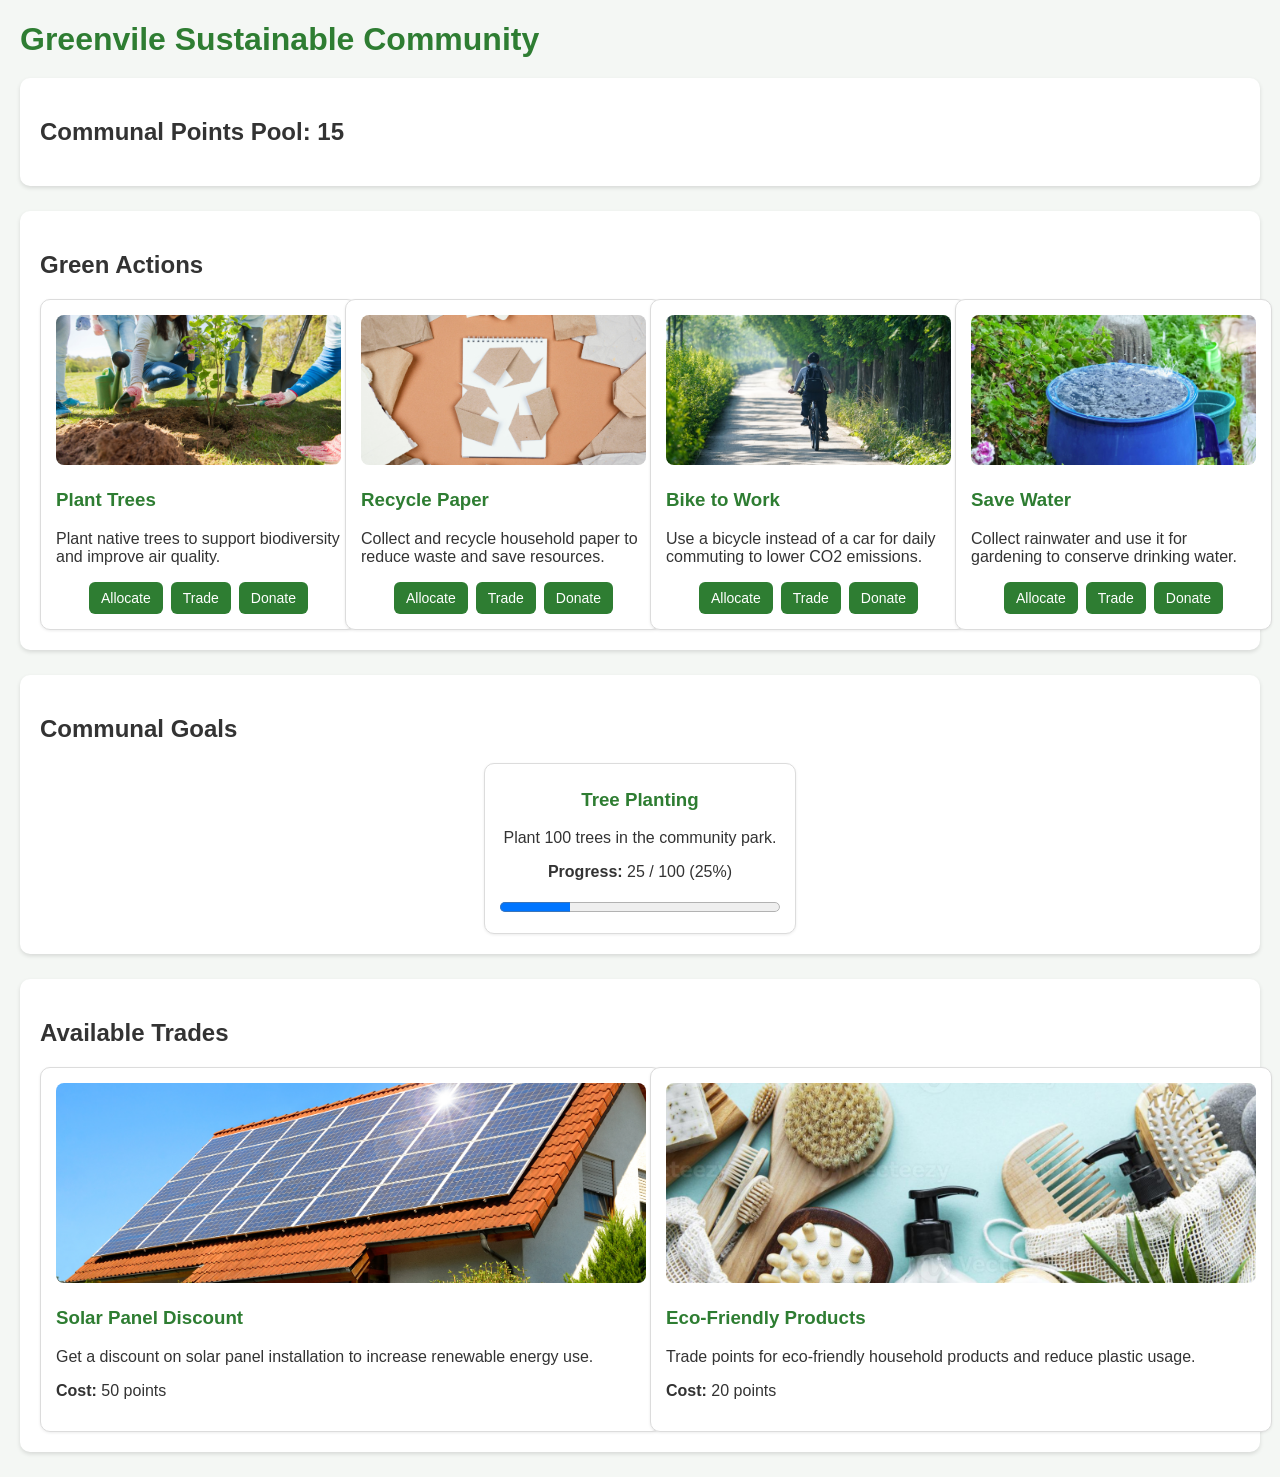
<file: index.html>
<!DOCTYPE html>
<html>
<head>
    <title>Greenvile Community</title>

    <!-- Link to external CSS file -->
    <link rel="stylesheet" href="css/style.css">
</head>

<body>

    <!-- Main page title -->
    <h1>Greenvile Sustainable Community</h1>

    <!-- Communal Points -->
    <div class="section">
        <h2>Communal Points Pool: <span id="communalPool">0</span></h2>
    </div>

    <!-- Green Actions -->
    <div class="section">
        <h2>Green Actions</h2>
        <div id="greenActions"></div> <!-- No container class here -->
    </div>

    <!-- Communal Goals -->
    <div class="section">
        <h2>Communal Goals</h2>
        <div id="communalGoals"></div> <!-- No container class -->
    </div>

    <!-- Trades -->
    <div class="section">
        <h2>Available Trades</h2>
        <div id="trades"></div> <!-- No container class -->
    </div>

    <!-- Scripts -->
    <script src="js/script.js"></script>
</body>
</html>
</file>
<file: css/style.css>
/* -------------------------------------------------------
   GLOBAL STYLES
   (Base styling applied to the whole webpage)
-------------------------------------------------------- */
body {
    font-family: Arial, sans-serif;
    background-color: #f4f7f4;
    margin: 20px;
    color: #333;
}

/* Main page title */
h1 {
    color: #2e7d32; /* Green color for titles */
    font-size: 32px;
    margin-bottom: 20px;
}

/* -------------------------------------------------------
   SECTION WRAPPER
   (Used for main blocks: green actions, trades, goals)
-------------------------------------------------------- */
.section {
    background: white;
    padding: 20px;
    margin-bottom: 25px;
    border-radius: 10px; /* Rounded card style */
    box-shadow: 0 2px 4px rgba(0,0,0,0.12); /* Soft shadow */
}

/* -------------------------------------------------------
   DEFAULT CONTAINER FOR FLEX SECTIONS
   (Used for Trades and Goals, NOT Green Actions)
-------------------------------------------------------- */
.container {
    display: flex;
    flex-wrap: wrap; /* Wrap items to next row */
    gap: 20px;       /* Spacing between cards */
}

/* -------------------------------------------------------
   GRID LAYOUT FOR GREEN ACTIONS
   (4 columns, responsive, clean layout)
-------------------------------------------------------- */
#greenActions {
    display: grid;
    grid-template-columns: repeat(4, 1fr); /* 4 equal columns */
    gap: 20px;
}

/* Responsive behavior: 2 columns on medium screens */
@media (max-width: 900px) {
    #greenActions {
        grid-template-columns: repeat(2, 1fr);
    }
}

/* 1 column on small screens (mobile) */
@media (max-width: 600px) {
    #greenActions {
        grid-template-columns: 1fr;
    }
}

/* -------------------------------------------------------
   CARD STYLE
   (Used for each item: action, goal, trade)
-------------------------------------------------------- */
.card {
    background: #ffffff;
    border-radius: 10px;
    border: 1px solid #dcdcdc;
    padding: 15px;
    width: 100%; /* Fit layout width (grid or flex) */

    /* PRO: smooth animations */
    box-shadow: 0 1px 3px rgba(0,0,0,0.08);
    transition: transform 0.25s ease, box-shadow 0.25s ease;
}

/* PRO hover effect: lift and shadow */
.card:hover {
    transform: translateY(-6px);
    box-shadow: 0 6px 16px rgba(0,0,0,0.15);
}

/* Card title style */
.card h3 {
    margin-top: 10px; /* spacing below image */
    color: #2e7d32;
}

/* -------------------------------------------------------
   CARD IMAGE STYLING (PRO)
   Consistent size + zoom effect on hover
-------------------------------------------------------- */
.card img {
    width: 100%;
    height: 150px;
    object-fit: cover; /* crop image without distortion */
    border-radius: 8px;
    margin-bottom: 10px;

    /* PRO: smooth zoom */
    transition: transform 0.3s ease;
}

/* PRO: slight zoom on hover */
.card:hover img {
    transform: scale(1.04);
}

/* -------------------------------------------------------
   BUTTON GROUP
   (Container to align action buttons cleanly)
-------------------------------------------------------- */
.button-group {
    display: flex;
    gap: 8px;
    margin-top: 10px;
    justify-content: center;
}

/* -------------------------------------------------------
   BUTTON STYLE
-------------------------------------------------------- */
.action-btn {
    background-color: #2e7d32;
    color: white;
    border: none;
    padding: 8px 12px;
    border-radius: 6px;
    cursor: pointer;
    font-size: 14px;

    transition: background-color 0.2s ease;
}

/* Hover effect for buttons */
.action-btn:hover {
    background-color: #1b5e20;
}

/* -------------------------------------------------------
   COMMUNAL GOALS ALIGNMENT
   (Center items for a more balanced layout)
-------------------------------------------------------- */
#communalGoals {
    text-align: center;
}

#communalGoals .card {
    margin: 0 auto; /* Center card horizontally */
    width: 280px;   /* Fixed width so it doesn’t stretch */
}

/* -------------------------------------------------------
   PROGRESS BAR STYLE
   (Used inside communal goals)
-------------------------------------------------------- */
progress {
    width: 100%; /* Full width */ 
    height: 20px;
}

/* -------------------------------------------------------
   TRADES GRID LAYOUT
   (2 columns, responsive)
-------------------------------------------------------- */
#trades {
    display: grid;
    grid-template-columns: repeat(2, 1fr);
    gap: 20px;
}

/* Cards fill space nicely */
#trades .card {
    width: 100%;
}

/* Responsive: 1 column on small screens */
@media (max-width: 800px) {
    #trades {
        grid-template-columns: 1fr;
    }
}

/* -------------------------------------------------------
   TRADES IMAGE OVERRIDE
   (Better visual balance)
-------------------------------------------------------- */
#trades .card img {
    height: 200px;
    object-fit: cover;
    border-radius: 8px;
    margin-bottom: 10px;
}
</file>
